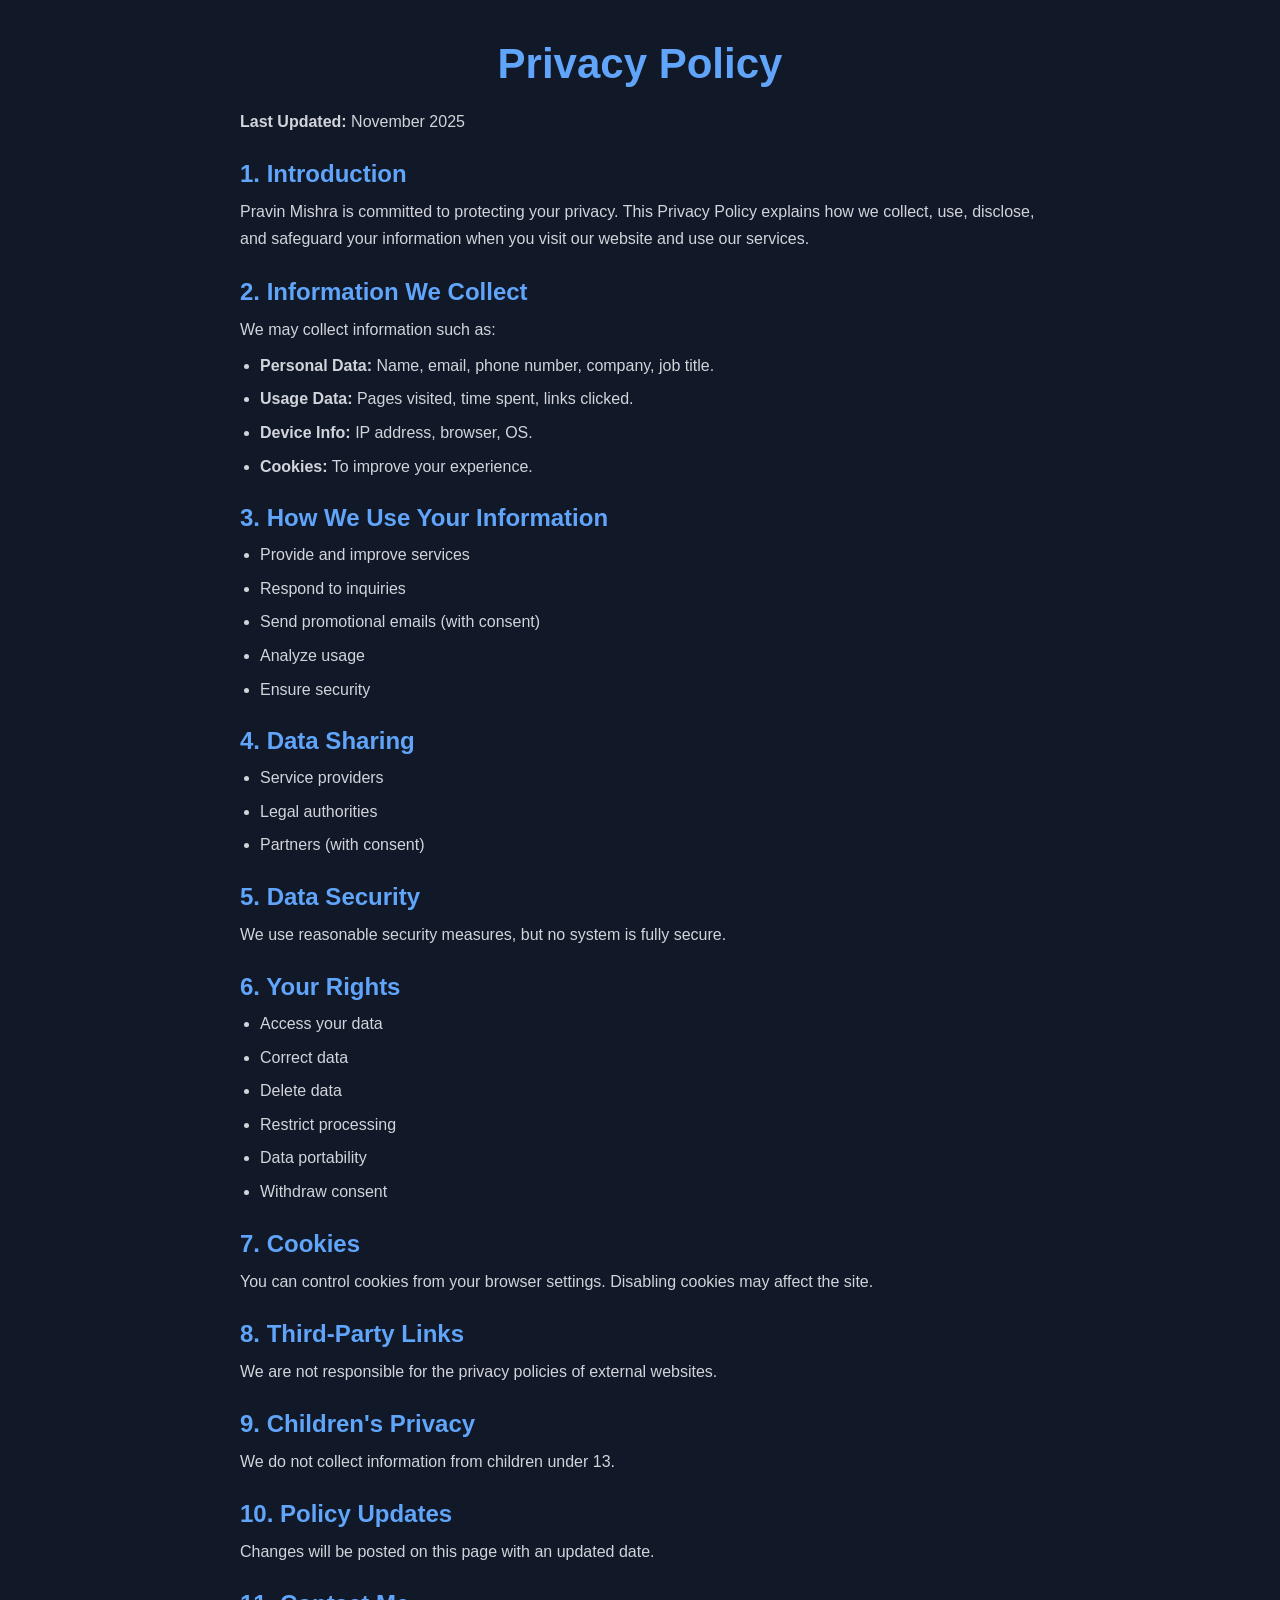
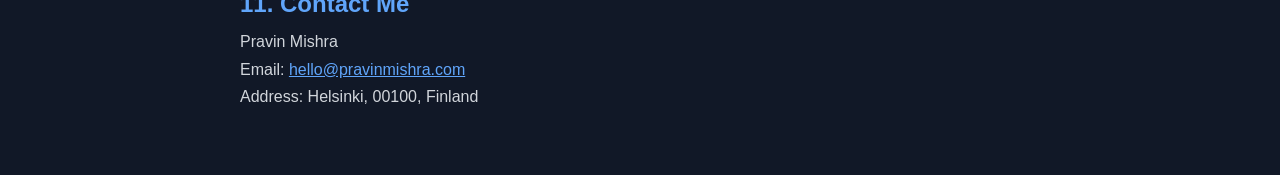
<file: privacy.html>
<!DOCTYPE html>
<html lang="en">
<head>
  <meta charset="UTF-8" />
  <meta name="viewport" content="width=device-width, initial-scale=1.0" />
  <title>Privacy Policy - Pravin Mishra</title>

  <style>
    * {
      margin: 0;
      padding: 0;
      box-sizing: border-box;
      font-family: Arial, Helvetica, sans-serif;
    }

    body {
      background: #111827;
      color: #f3f4f6;
    }

    .container {
      min-height: 100vh;
      padding: 40px 20px;
    }

    .content {
      max-width: 800px;
      margin: auto;
      animation: fadeUp 1s ease;
    }

    h1 {
      text-align: center;
      font-size: 42px;
      color: #60a5fa;
      margin-bottom: 20px;
    }

    h2 {
      font-size: 24px;
      color: #60a5fa;
      margin-bottom: 10px;
    }

    p {
      color: #d1d5db;
      line-height: 1.7;
      margin-bottom: 10px;
    }

    section {
      margin-bottom: 25px;
    }

    ul {
      margin-left: 20px;
      color: #d1d5db;
    }

    li {
      margin-bottom: 8px;
      line-height: 1.6;
    }

    a {
      color: #60a5fa;
      text-decoration: underline;
    }

    a:hover {
      color: #93c5fd;
    }

    .updated {
      margin-bottom: 25px;
    }

    @keyframes fadeUp {
      from {
        opacity: 0;
        transform: translateY(25px);
      }
      to {
        opacity: 1;
        transform: translateY(0);
      }
    }

    @media (max-width: 600px) {
      h1 {
        font-size: 32px;
      }
    }
  </style>
</head>

<body>
  <div class="container">
    <div class="content">

      <h1>Privacy Policy</h1>

      <p class="updated"><strong>Last Updated:</strong> November 2025</p>

      <section>
        <h2>1. Introduction</h2>
        <p>
          Pravin Mishra is committed to protecting your privacy. This Privacy Policy explains how we collect, use, disclose, and safeguard your information when you visit our website and use our services.
        </p>
      </section>

      <section>
        <h2>2. Information We Collect</h2>
        <p>We may collect information such as:</p>
        <ul>
          <li><strong>Personal Data:</strong> Name, email, phone number, company, job title.</li>
          <li><strong>Usage Data:</strong> Pages visited, time spent, links clicked.</li>
          <li><strong>Device Info:</strong> IP address, browser, OS.</li>
          <li><strong>Cookies:</strong> To improve your experience.</li>
        </ul>
      </section>

      <section>
        <h2>3. How We Use Your Information</h2>
        <ul>
          <li>Provide and improve services</li>
          <li>Respond to inquiries</li>
          <li>Send promotional emails (with consent)</li>
          <li>Analyze usage</li>
          <li>Ensure security</li>
        </ul>
      </section>

      <section>
        <h2>4. Data Sharing</h2>
        <ul>
          <li>Service providers</li>
          <li>Legal authorities</li>
          <li>Partners (with consent)</li>
        </ul>
      </section>

      <section>
        <h2>5. Data Security</h2>
        <p>
          We use reasonable security measures, but no system is fully secure.
        </p>
      </section>

      <section>
        <h2>6. Your Rights</h2>
        <ul>
          <li>Access your data</li>
          <li>Correct data</li>
          <li>Delete data</li>
          <li>Restrict processing</li>
          <li>Data portability</li>
          <li>Withdraw consent</li>
        </ul>
      </section>

      <section>
        <h2>7. Cookies</h2>
        <p>
          You can control cookies from your browser settings. Disabling cookies may affect the site.
        </p>
      </section>

      <section>
        <h2>8. Third-Party Links</h2>
        <p>
          We are not responsible for the privacy policies of external websites.
        </p>
      </section>

      <section>
        <h2>9. Children's Privacy</h2>
        <p>
          We do not collect information from children under 13.
        </p>
      </section>

      <section>
        <h2>10. Policy Updates</h2>
        <p>
          Changes will be posted on this page with an updated date.
        </p>
      </section>

      <section>
        <h2>11. Contact Me</h2>
        <p>
          Pravin Mishra<br />
          Email: <a href="mailto:hello@pravinmishra.com">hello@pravinmishra.com</a><br />
          Address: Helsinki, 00100, Finland
        </p>
      </section>

    </div>
  </div>
</body>
</html>
</file>
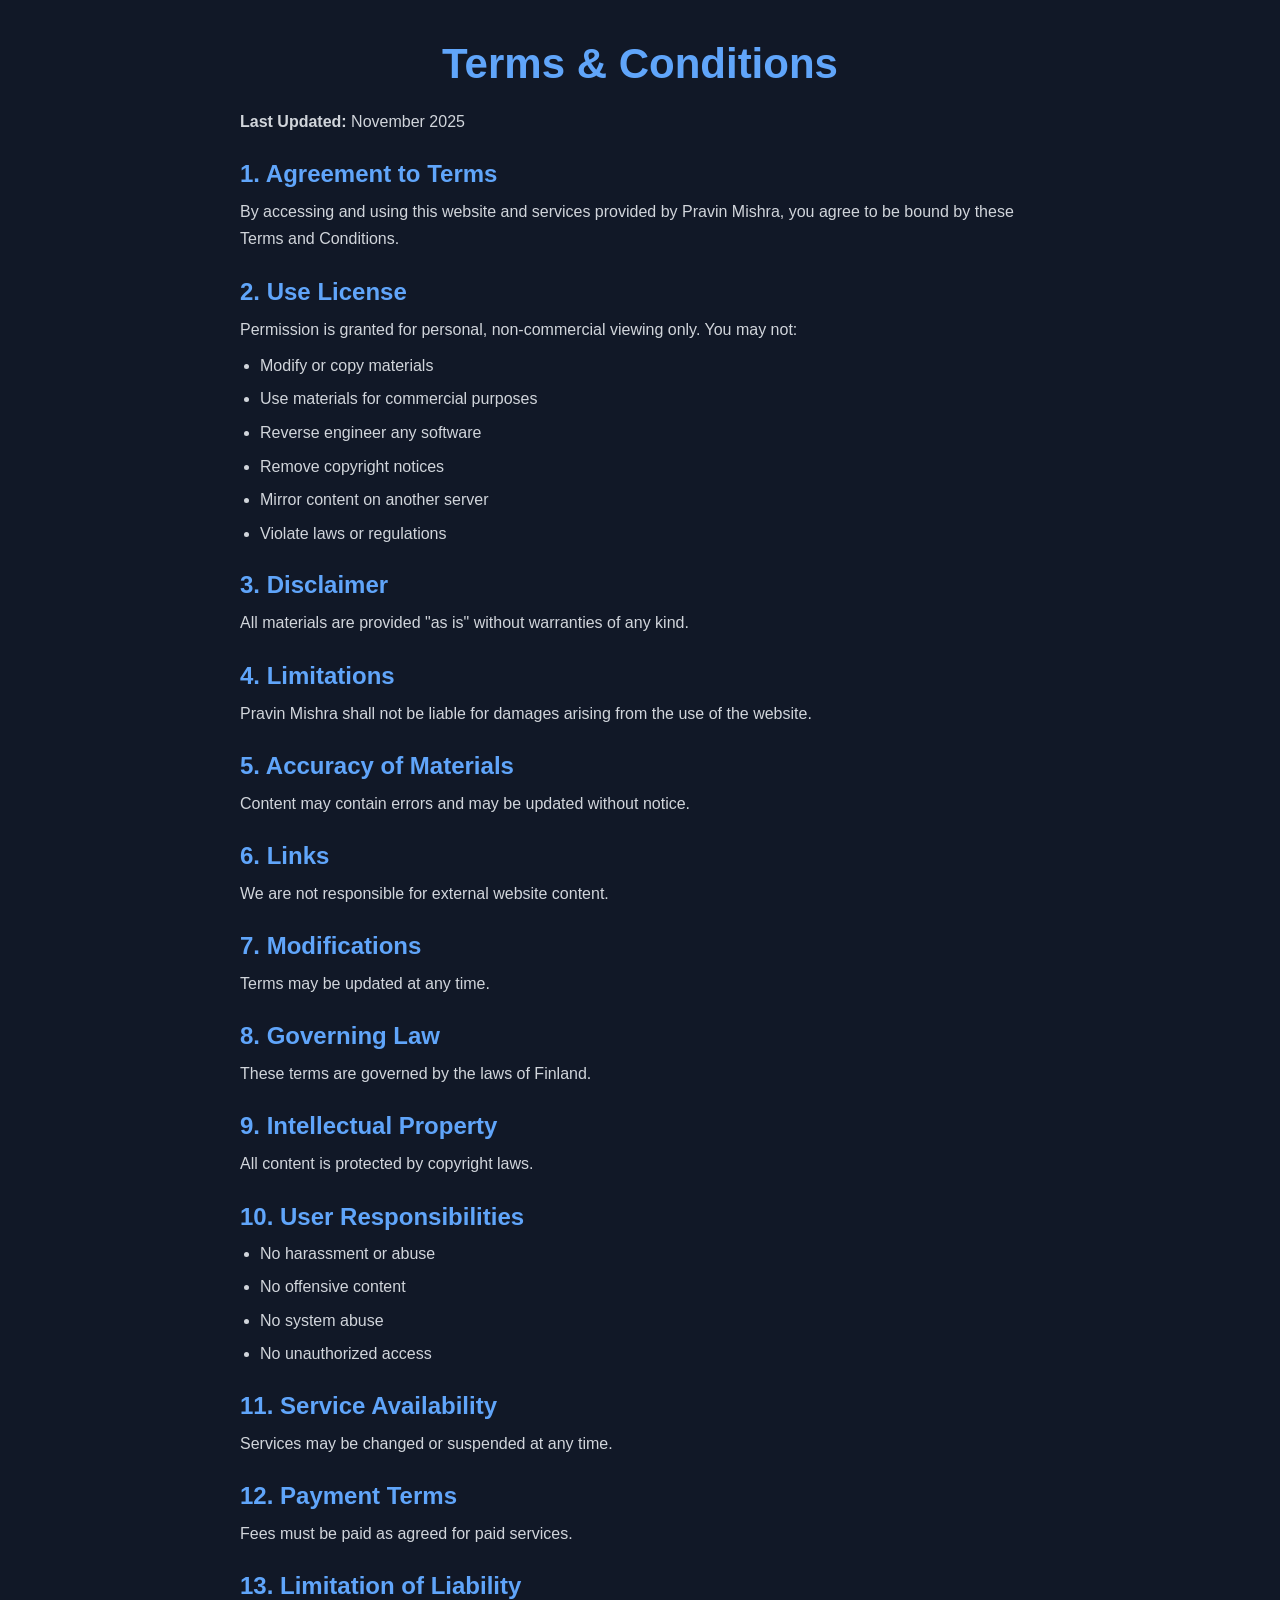
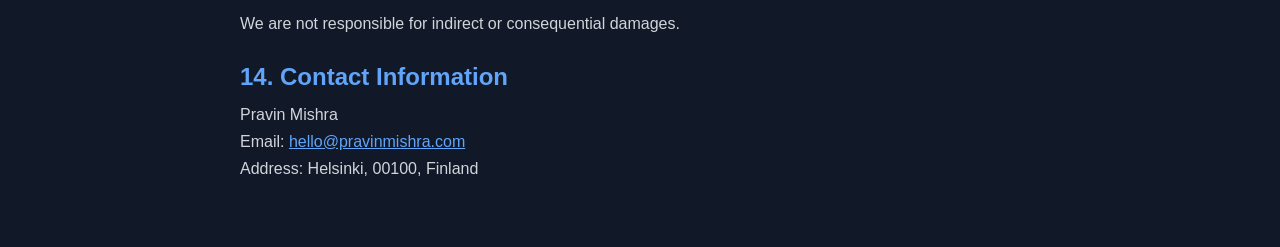
<file: terms.html>
<!DOCTYPE html>
<html lang="en">
<head>
  <meta charset="UTF-8" />
  <meta name="viewport" content="width=device-width, initial-scale=1.0" />
  <title>Terms & Conditions - Pravin Mishra</title>

  <style>
    * {
      margin: 0;
      padding: 0;
      box-sizing: border-box;
      font-family: Arial, Helvetica, sans-serif;
    }

    body {
      background: #111827;
      color: #f3f4f6;
    }

    .container {
      min-height: 100vh;
      padding: 40px 20px;
    }

    .content {
      max-width: 800px;
      margin: auto;
      animation: fadeUp 1s ease;
    }

    h1 {
      text-align: center;
      font-size: 42px;
      color: #60a5fa;
      margin-bottom: 20px;
    }

    h2 {
      font-size: 24px;
      color: #60a5fa;
      margin-bottom: 10px;
    }

    p {
      color: #d1d5db;
      line-height: 1.7;
      margin-bottom: 10px;
    }

    section {
      margin-bottom: 25px;
    }

    ul {
      margin-left: 20px;
      color: #d1d5db;
    }

    li {
      margin-bottom: 8px;
      line-height: 1.6;
    }

    a {
      color: #60a5fa;
      text-decoration: underline;
    }

    a:hover {
      color: #93c5fd;
    }

    .updated {
      margin-bottom: 25px;
    }

    @keyframes fadeUp {
      from {
        opacity: 0;
        transform: translateY(25px);
      }
      to {
        opacity: 1;
        transform: translateY(0);
      }
    }

    @media (max-width: 600px) {
      h1 {
        font-size: 32px;
      }
    }
  </style>
</head>

<body>
  <div class="container">
    <div class="content">

      <h1>Terms & Conditions</h1>

      <p class="updated"><strong>Last Updated:</strong> November 2025</p>

      <section>
        <h2>1. Agreement to Terms</h2>
        <p>
          By accessing and using this website and services provided by Pravin Mishra, you agree to be bound by these Terms and Conditions.
        </p>
      </section>

      <section>
        <h2>2. Use License</h2>
        <p>Permission is granted for personal, non-commercial viewing only. You may not:</p>
        <ul>
          <li>Modify or copy materials</li>
          <li>Use materials for commercial purposes</li>
          <li>Reverse engineer any software</li>
          <li>Remove copyright notices</li>
          <li>Mirror content on another server</li>
          <li>Violate laws or regulations</li>
        </ul>
      </section>

      <section>
        <h2>3. Disclaimer</h2>
        <p>
          All materials are provided "as is" without warranties of any kind.
        </p>
      </section>

      <section>
        <h2>4. Limitations</h2>
        <p>
          Pravin Mishra shall not be liable for damages arising from the use of the website.
        </p>
      </section>

      <section>
        <h2>5. Accuracy of Materials</h2>
        <p>
          Content may contain errors and may be updated without notice.
        </p>
      </section>

      <section>
        <h2>6. Links</h2>
        <p>
          We are not responsible for external website content.
        </p>
      </section>

      <section>
        <h2>7. Modifications</h2>
        <p>
          Terms may be updated at any time.
        </p>
      </section>

      <section>
        <h2>8. Governing Law</h2>
        <p>
          These terms are governed by the laws of Finland.
        </p>
      </section>

      <section>
        <h2>9. Intellectual Property</h2>
        <p>
          All content is protected by copyright laws.
        </p>
      </section>

      <section>
        <h2>10. User Responsibilities</h2>
        <ul>
          <li>No harassment or abuse</li>
          <li>No offensive content</li>
          <li>No system abuse</li>
          <li>No unauthorized access</li>
        </ul>
      </section>

      <section>
        <h2>11. Service Availability</h2>
        <p>
          Services may be changed or suspended at any time.
        </p>
      </section>

      <section>
        <h2>12. Payment Terms</h2>
        <p>
          Fees must be paid as agreed for paid services.
        </p>
      </section>

      <section>
        <h2>13. Limitation of Liability</h2>
        <p>
          We are not responsible for indirect or consequential damages.
        </p>
      </section>

      <section>
        <h2>14. Contact Information</h2>
        <p>
          Pravin Mishra<br />
          Email: <a href="mailto:hello@pravinmishra.com">hello@pravinmishra.com</a><br />
          Address: Helsinki, 00100, Finland
        </p>
      </section>

    </div>
  </div>
</body>
</html>
</file>
